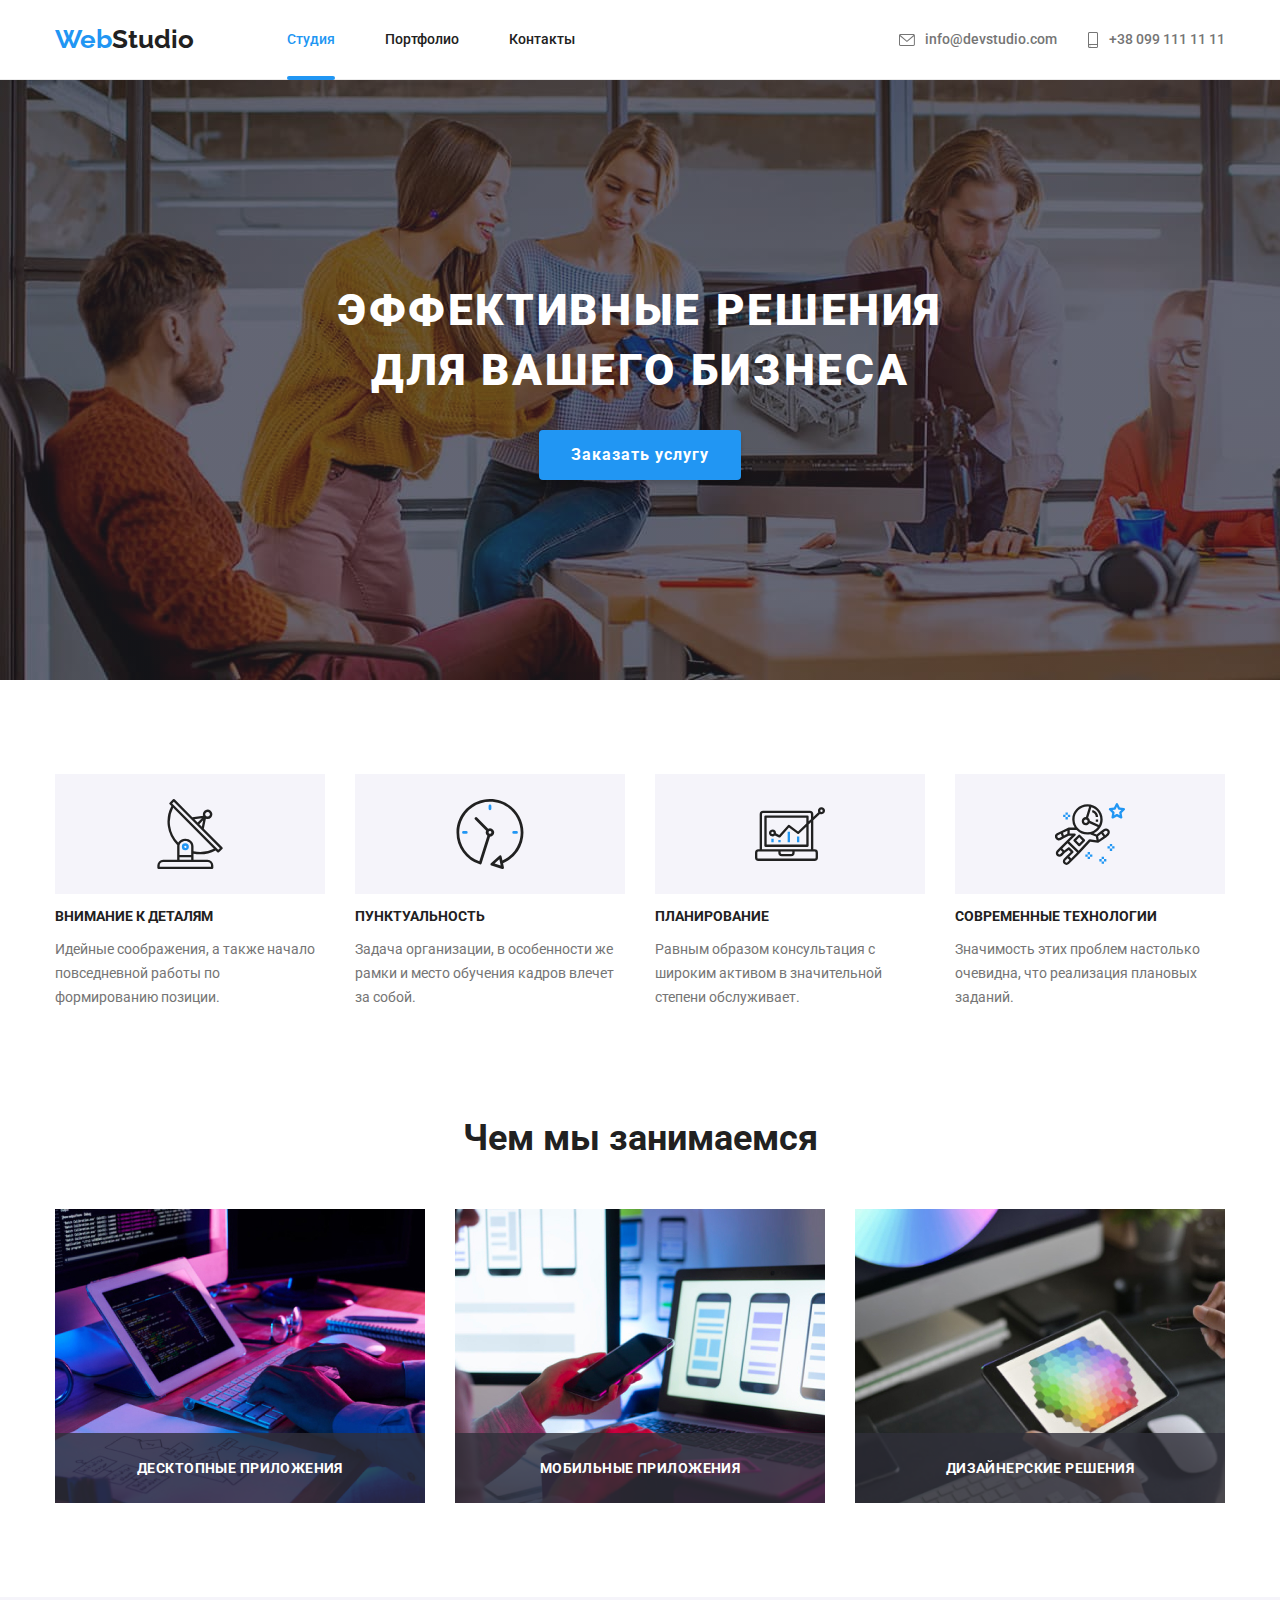
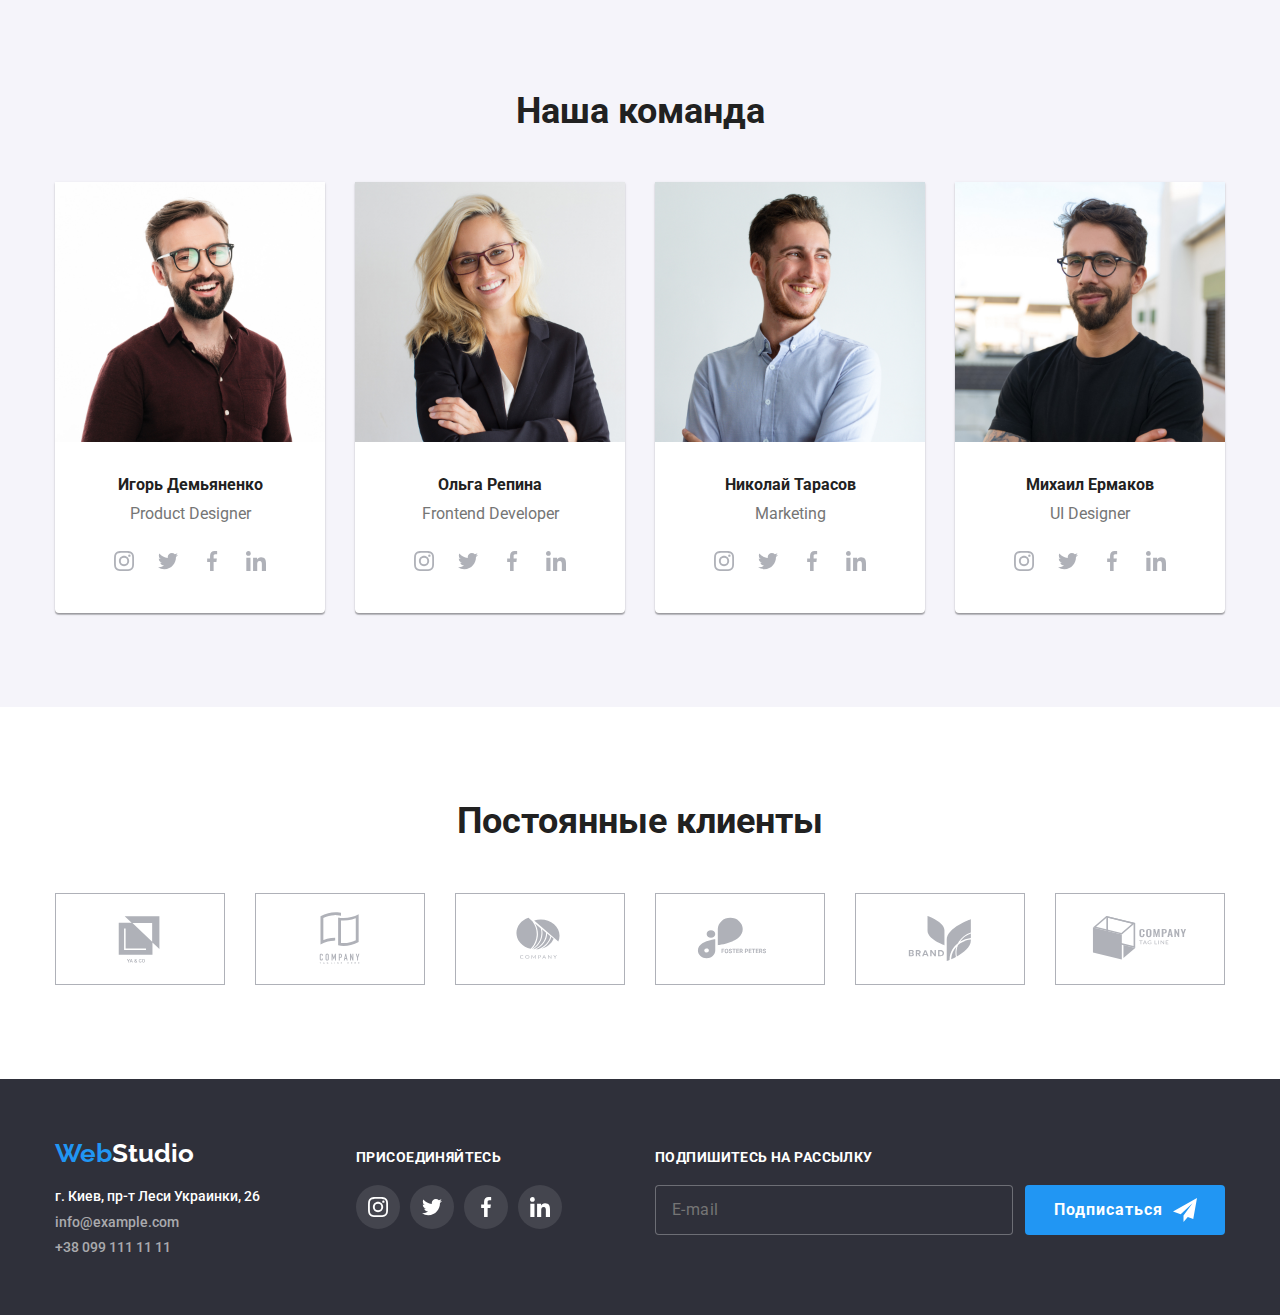
<file: index.html>
<!DOCTYPE html>
<html lang="ru">
	<head>
		<title>Main page</title>
		<meta charset="utf-8">
		<link rel="preconnect" href="https://fonts.googleapis.com">
		<link rel="preconnect" href="https://fonts.gstatic.com" crossorigin>
		<link href="https://fonts.googleapis.com/css2?family=Raleway:wght@700&family=Roboto:wght@400;500;700;900&display=swap"
			rel="stylesheet">
		<link rel="stylesheet" href="https://cdnjs.cloudflare.com/ajax/libs/modern-normalize/1.1.0/modern-normalize.min.css">
		<link rel="stylesheet" href="./css/main.min.css">
	</head>
	<body>
	<header class="header">
		<div class="container header__container">
			<nav class="header__nav">
				<a href="index.html" class="header__logo"><span class="logo--second-color">Web</span>Studio</a>
				<ul class="header__list">
					<li class="header__nav-item"><a href="./index.html" class="header__link-active">Студия</a></li>
					<li class="header__nav-item"><a href="./portfolio.html" class="header__link">Портфолио</a></li>
					<li class="header__nav-item"><a href="" class="header__link">Контакты</a></li>
				</ul>
			</nav>
			<ul class="header__contacts">
	
				<li class="header__item">
					<a href="mailto:info@devstudio.com" class="header__contact"><svg class="header__mail">
							<use href="./images/symbol-defs.svg#icon-envelope"></use>
						</svg>info@devstudio.com</a>
				</li>
	
				<li class="header__item">
					<a href="tel:+380991111111" class="header__contact">
						<svg class="header__phone">
							<use href="./images/symbol-defs.svg#icon-smartphone"></use>
						</svg>+38 099 111 11 11</a>
				</li>
			</ul>
	
		</div>
	</header>
<main>
		<section class="hero-screen">
			<h1 class="hero-screen__title">Эффективные решения <br> для вашего бизнеса</h1>
			
			<button type="button" class="hero-screen__btn" data-modal-open>Заказать услугу</button>
		
		</section>

<section class="features section">
	<div class="container">
			<ul class="features__list">
				<li class="features__item">
					<div class="features__picture">
						<svg class="features__icon" ><use href="./images/symbol-defs.svg#icon-antenna-1" ></use></svg>
					</div>
					<h3 class="features__head">Внимание к деталям</h3>
					<p class="features__text">
						Идейные соображения, а также
						начало повседневной работы по
						формированию позиции.
					</p>
				</li>
				<li class="features__item">
					<div class="features__picture">
						<svg class="features__icon">
							<use href="./images/symbol-defs.svg#icon-clock-1"></use>
						</svg>
					</div>
				<h3 class="features__head">Пунктуальность</h3>
					<p class="features__text">
						Задача организации, в особенности
						же рамки и место обучения кадров
						влечет за собой.
					</p>
				</li>
				<li class="features__item">
					<div class="features__picture">
						<svg class="features__icon">
							<use href="./images/symbol-defs.svg#icon-diagram-1"></use>
						</svg>
					</div>
				<h3 class="features__head">Планирование</h3>
					<p class="features__text">
						Равным образом консультация с
						широким активом в значительной
						степени обслуживает.
					</p>
				</li>
				<li class="features__item">
					<div class="features__picture">
						<svg class="features__icon">
							<use href="./images/symbol-defs.svg#icon-astronaut-1"></use>
						</svg>
					</div>
				<h3 class="features__head">Современные технологии</h3>
					<p class="features__text">
						Значимость этих проблем настолько
						очевидна, что реализация плановых
						заданий.
					</p>
				</li>
			</ul>
			</div>
		</section>

<section class="tasks section">
	<div class="container">
			<h2 class="tasks__title">Чем мы занимаемся</h2>
			<ul class="tasks__list">
				<li class="tasks__image">
					<img src="./images/image1.jpg" width="370" alt="Computer">
					<div class="tasks__cover-text">
						<span>Десктопные приложения</span>
					</div>
				</li>
				<li class="tasks__image">
					<img src="./images/image2.jpg" width="370" alt="Phone">
				<div class="tasks__cover-text">
					<span>Мобильные приложения</span>
				</div>
				</li>
				<li class="tasks__image">
					<img src="./images/image3.jpg" width="370" alt="Tablet">
				<div class="tasks__cover-text">
					<span>Дизайнерские решения</span>
				</div>
				</li>
			</ul>
	</div>
	</section>


<section class="team section">
	<div class="container">
		<h2 class="team__title">Наша команда</h2>
		<ul class="team__list">
				<li class="team__item"><img src="./images/image4.jpg" width="270" alt="Human1">
					<div class="team__employee"><h3 class="team__employee-name"><b>Игорь Демьяненко</b></h3>
					<p class="team__employee-position">Product Designer</p>
					<ul class="team__social-links">
						<li class="team__social-list"><a class="team__link-btn" href="">
								<svg class="team__icon">
									<use href="./images/symbol-defs.svg#icon-instagram-2"></use>
								</svg></a>
						</li>
						<li class="team__social-list"><a class="team__link-btn" href="">
								<svg class="team__icon">
									<use href="./images/symbol-defs.svg#icon-twitter-1"></use>
								</svg></a>
						</li>
						<li class="team__social-list"><a class="team__link-btn" href="">
								<svg class="team__icon">
									<use href="./images/symbol-defs.svg#icon-facebook-1"></use>
								</svg></a>
						</li>
						<li class="team__social-list"><a class="team__link-btn" href="">
								<svg class="team__icon">
									<use href="./images/symbol-defs.svg#icon-linkedin-1"></use>
								</svg></a>
						</li>
					</ul></div>
				</li>
				<li class="team__item"><img src="./images/image5.jpg" width="270" alt="Human2">
					<div class="team__employee"><h3 class="team__employee-name"><b>Ольга Репина</b></h3>
					<p class="team__employee-position">Frontend Developer</p>
					<ul class="team__social-links">
						<li class="team__social-list"><a class="team__link-btn" href="">
								<svg class="team__icon">
									<use href="./images/symbol-defs.svg#icon-instagram-2"></use>
								</svg></a>
						</li>
						<li class="team__social-list"><a class="team__link-btn" href="">
								<svg class="team__icon">
									<use href="./images/symbol-defs.svg#icon-twitter-1"></use>
								</svg></a>
						</li>
						<li class="team__social-list"><a class="team__link-btn" href="">
								<svg class="team__icon">
									<use href="./images/symbol-defs.svg#icon-facebook-1"></use>
								</svg></a>
						</li>
						<li class="team__social-list"><a class="team__link-btn" href="">
								<svg class="team__icon">
									<use href="./images/symbol-defs.svg#icon-linkedin-1"></use>
								</svg></a>
						</li>
					</ul></div>
				</li>
				<li class="team__item"><img src="./images/image6.jpg" width="270" alt="Human3">
					<div class="team__employee"><h3 class="team__employee-name"><b>Николай Тарасов</b></h3>
					<p class="team__employee-position">Marketing</p>
					<ul class="team__social-links">
						<li class="team__social-list"><a class="team__link-btn" href="">
								<svg class="team__icon">
									<use href="./images/symbol-defs.svg#icon-instagram-2"></use>
								</svg></a>
						</li>
						<li class="team__social-list"><a class="team__link-btn" href="">
								<svg class="team__icon">
									<use href="./images/symbol-defs.svg#icon-twitter-1"></use>
								</svg></a>
						</li>
						<li class="team__social-list"><a class="team__link-btn" href="">
								<svg class="team__icon">
									<use href="./images/symbol-defs.svg#icon-facebook-1"></use>
								</svg></a>
						</li>
						<li class="team__social-list"><a class="team__link-btn" href="">
								<svg class="team__icon">
									<use href="./images/symbol-defs.svg#icon-linkedin-1"></use>
								</svg></a>
						</li>
					</ul></div>
				</li>
				<li class="team__item"><img src="./images/image7.jpg" width="270" alt="Human4">
					<div class="team__employee"><h3 class="team__employee-name"><b>Михаил Ермаков</b></h3>
					<p class="team__employee-position">UI Designer</p>
					<ul class="team__social-links">
						<li class="team__social-list"><a class="team__link-btn" href="">
								<svg class="team__icon">
									<use href="./images/symbol-defs.svg#icon-instagram-2"></use>
								</svg></a>
						</li>
						<li class="team__social-list"><a class="team__link-btn" href="">
								<svg class="team__icon">
									<use href="./images/symbol-defs.svg#icon-twitter-1"></use>
								</svg></a>
						</li>
						<li class="team__social-list"><a class="team__link-btn" href="">
								<svg class="team__icon">
									<use href="./images/symbol-defs.svg#icon-facebook-1"></use>
								</svg></a>
						</li>
						<li class="team__social-list"><a class="team__link-btn" href="">
								<svg class="team__icon">
									<use href="./images/symbol-defs.svg#icon-linkedin-1"></use>
								</svg></a>
						</li>
					</ul></div>
				</li>
		</ul>
		</div>
	</section>
	<section class="clients section">
		<div class="container">
			<h2 class="clients__title">Постоянные клиенты</h2>
			<ul class="clients__list">
				<li class="clients__item"><a class="clients__link" href=""><svg class="clients__icon"><use href="./images/symbol-defs.svg#icon-Logo"></use></svg></a></li>
				<li class="clients__item"><a class="clients__link" href=""><svg class="clients__icon"><use href="./images/symbol-defs.svg#icon-Logo-2"></use></svg></a></li>
				<li class="clients__item"><a class="clients__link" href=""><svg class="clients__icon"><use href="./images/symbol-defs.svg#icon-Logo-3"></use></svg></a></li>
				<li class="clients__item"><a class="clients__link" href=""><svg class="clients__icon"><use href="./images/symbol-defs.svg#icon-Logo-4"></use></svg></a></li>
				<li class="clients__item"><a class="clients__link" href=""><svg class="clients__icon"><use href="./images/symbol-defs.svg#icon-Logo-5"></use></svg></a></li>
				<li class="clients__item"><a class="clients__link" href=""><svg class="clients__icon"><use href="./images/symbol-defs.svg#icon-Logo-6"></use></svg></a></li>

			</ul>
			
		</div>
	</section>

</main>
		<footer class="footer">
			<div class="container">
				<div class="footer__column">
			<a href="" class="footer__logo"><span class="logo--second-color">Web</span>Studio</a>
			<address class="footer__address">г. Киев, пр-т Леси Украинки, 26</address>
				<ul class="footer__list">
					<li class="footer__contact-item"><a href="mailto:info@example.com" class="footer__contacts">info@example.com</a></li>
					<li class="footer__contact-item"><a href="tel:+380991111111" class="footer__contacts">+38 099 111 11 11</a></li>
				</ul>
				</div>
				<div class="footer__column-social"><h4 class="footer__title">ПРИСОЕДИНЯЙТЕСЬ</h4>
				<ul class="footer__social">
				<li class="footer__social-item"><a href="" class="footer__social-link">
					<svg class="footer__icon">
						<use href="./images/symbol-defs.svg#icon-instagram-2"></use>
					</svg>
				</a></li>
				<li class="footer__social-item"><a href="" class="footer__social-link">
					<svg class="footer__icon">
						<use href="./images/symbol-defs.svg#icon-twitter-1"></use>
					</svg>
				</a></li>
				<li class="footer__social-item"><a href="" class="footer__social-link">
					<svg class="footer__icon">
						<use href="./images/symbol-defs.svg#icon-facebook-1"></use>
					</svg>
				</a></li>
				<li class="footer__social-item"><a href="" class="footer__social-link">
					<svg class="footer__icon">
						<use href="./images/symbol-defs.svg#icon-linkedin-1"></use>
					</svg>
				</a></li></ul>
				</div>
				<div class="footer__column-subscribe">
					<h4 class="footer__title">Подпишитесь на рассылку</h4>
				<form action="footer__subscribe-form">
				<div class="footer__form">
				<input class="footer__email-area" type="email" name="mail-footer" id="mail-footer" placeholder="E-mail"/>	
								<button class="footer__subscribe-btn" type="submit">Подписаться <svg class="footer__send-icon">
										<use href="./images/icons.svg#icon-send"></use>
									</svg></button>
				</div>	
				</form>
				
				</div>
			</div>
		</footer>
		<div class="backdrop is-hidden" data-modal>
			<div class="modal">
				<button class="modal__btn-close" data-modal-close>
					<svg class="modal__close-icon">
						<use href="./images/symbol-defs-1.svg#icon-ellipse">
						
						</use>
					</svg>
				</button>
				<h2 class="modal__title">Оставьте свои данные, мы вам перезвоним</h2>
				<form class="form">
				<div class="modal__form">
					<div class="modal__form-field">
						
						<svg class="modal__user-icon"><use href="./images/icons.svg#icon-user"></use></svg>
					<label for="name" class="modal__label">Имя</label>
					<input type="text" name="name" class="modal__input" id="name"/>
					</div>
					<div class="modal__form-field">
						<svg class="modal__user-icon">
							<use href="./images/icons.svg#icon-tel"></use>
						</svg>
					<label for="tel" class="modal__label">Телефон</label>
					<input type="tel" name="tel" class="modal__input" id="tel">
					</div>
					<div class="modal__form-field">
						<svg class="modal__user-icon">
							<use href="./images/icons.svg#icon-email"></use>
						</svg>
					<label for="mail-form" class="modal__label">Почта</label>
					<input type="email" name="mail-form" class="modal__input" id="mail-form"></div>
						<div class="modal__form-field">
					<label for="comment" class="modal__label">Комментарий</label>
					<textarea name="comment" id="comment" placeholder="Введите текст" class="modal__comment-area" cols="30" rows="10"></textarea></div>
					
				</div>
				<div class="modal__conditions">
				
				<label class="modal__checkbox-label"><input class="modal__checkbox" type="checkbox" name="checkbox" id="checkbox" value="checkbox" />
				<span class="modal__conditions-accept"></span><span>Соглашаюсь с рассылкой и принимаю <a class="modal__text-conditions" href="#">Условия договора</a></span>
				</label>
				
				</div>
				<button class="modal__send-btn" type="submit">Отправить</button>
				</form>
			</div>
		</div>
		<script src="./js/modal.js"></script>
	</body>
</html>
</file>
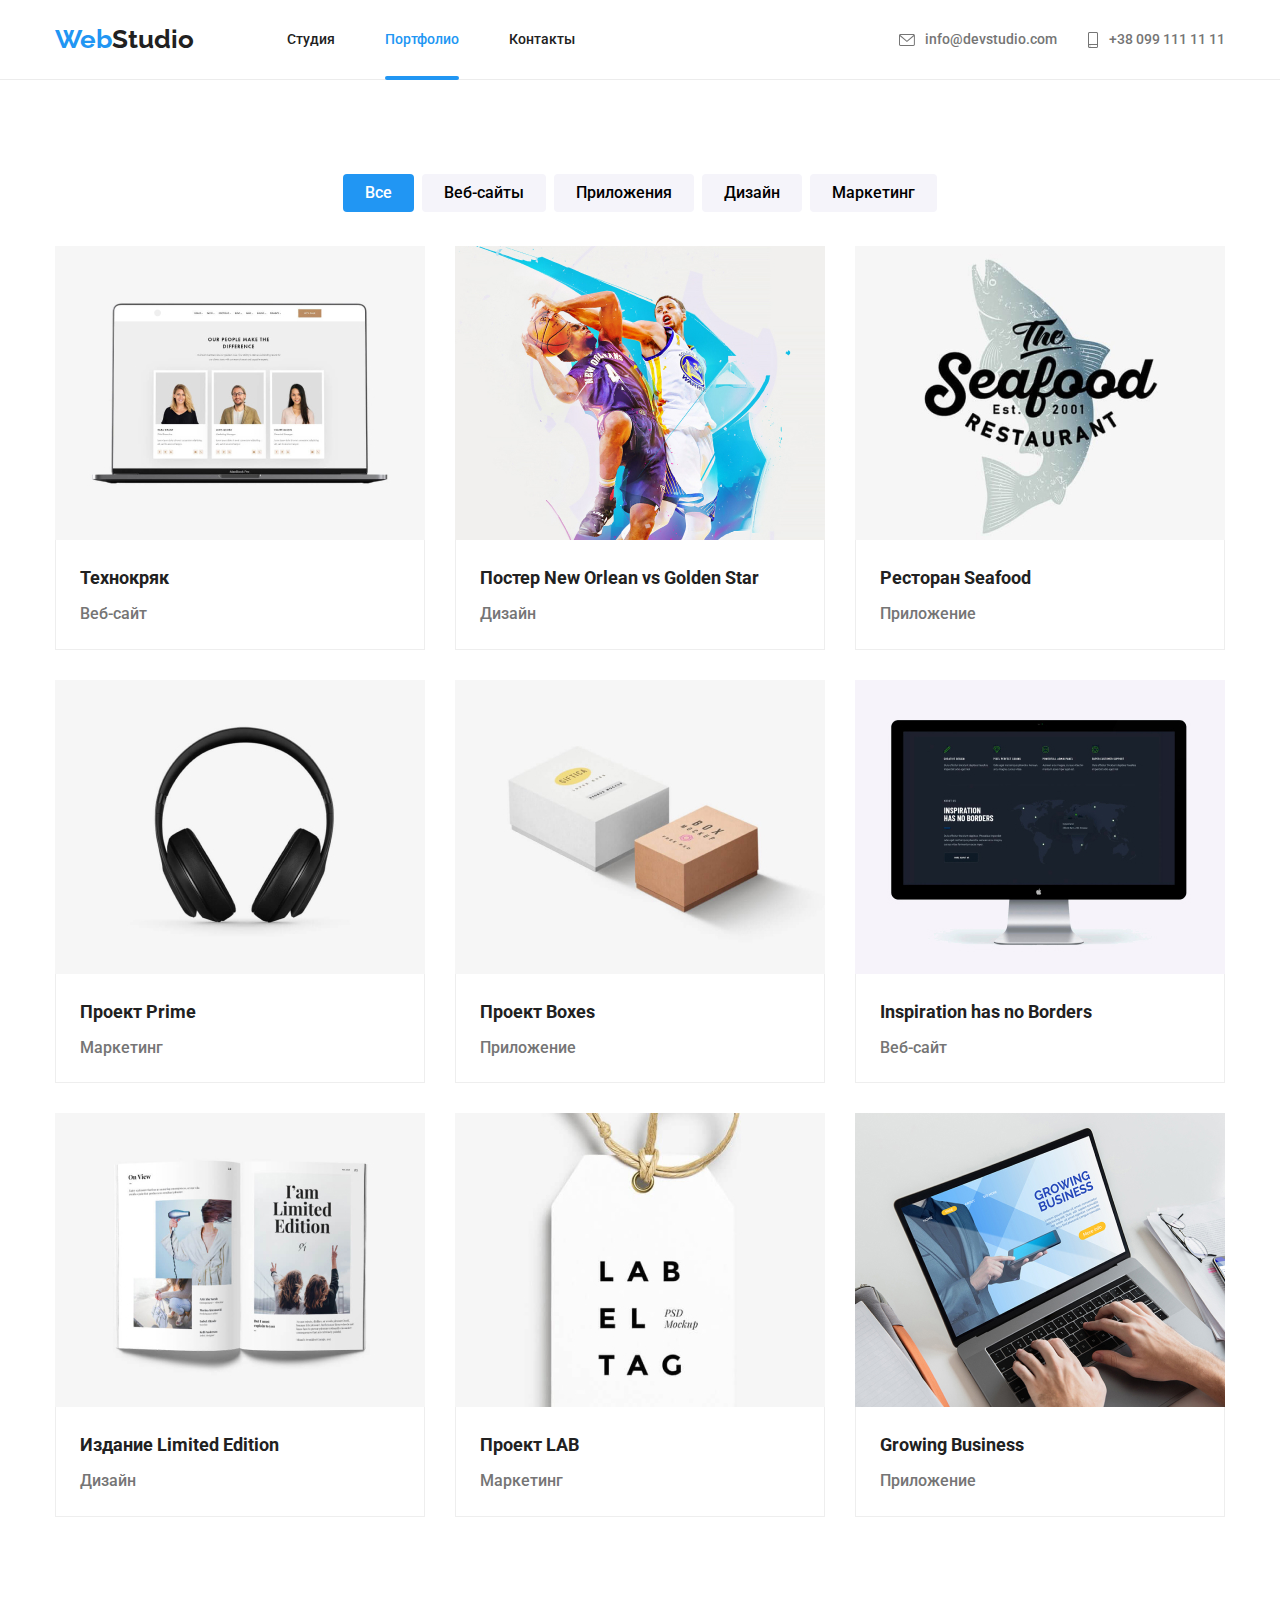
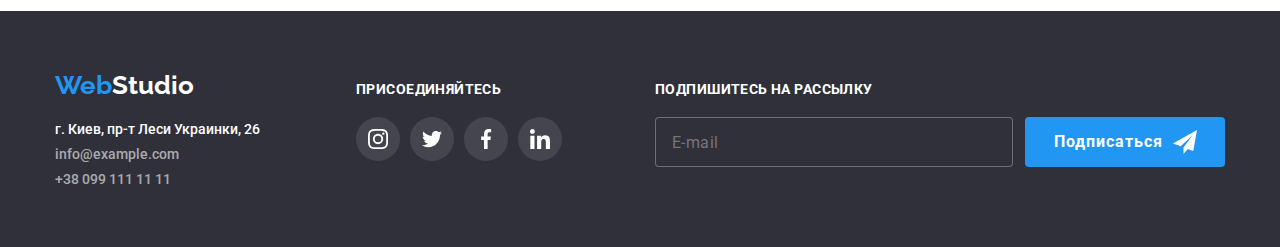
<file: portfolio.html>
<!DOCTYPE html>
<html lang="ru">
    
    <head>
        <title>Portfolio</title>
        <meta charset="utf-8">
        <link rel="preconnect" href="https://fonts.googleapis.com">
        <link rel="preconnect" href="https://fonts.gstatic.com" crossorigin>
        <link href="https://fonts.googleapis.com/css2?family=Raleway:wght@700&family=Roboto:wght@400;500;700;900&display=swap"
            rel="stylesheet">
        <link rel="stylesheet" href="https://cdnjs.cloudflare.com/ajax/libs/modern-normalize/1.1.0/modern-normalize.min.css">
        <link rel="stylesheet" href="./css/main.min.css">
    </head>
<body>
<header class="header">
    <div class="container header__container">
        <nav class="header__nav">
            <a href="index.html" class="header__logo"><span class="logo--second-color">Web</span>Studio</a>
            <ul class="header__list">
                <li class="header__nav-item"><a href="./index.html" class="header__link">Студия</a></li>
                <li class="header__nav-item"><a href="./portfolio.html" class="header__link-active">Портфолио</a></li>
                <li class="header__nav-item"><a href="" class="header__link">Контакты</a></li>
            </ul>
        </nav>
        <ul class="header__contacts">

            <li class="header__item">
                <a href="mailto:info@devstudio.com" class="header__contact"><svg class="header__mail">
                        <use href="./images/symbol-defs.svg#icon-envelope"></use>
                    </svg>info@devstudio.com</a>
            </li>

            <li class="header__item">
                <a href="tel:+380991111111" class="header__contact">
                    <svg class="header__phone">
                        <use href="./images/symbol-defs.svg#icon-smartphone"></use>
                    </svg>+38 099 111 11 11</a>
            </li>
        </ul>

    </div>
</header>
<main>
    <section class="portfolio">
    <div class="container">    
    
        <ul class="portfolio__filter">
            <li class="portfolio__filter-item"><button type="button" class="portfolio__filter-btn-active">Все</button></li>
            <li class="portfolio__filter-item"><button type="button" class="portfolio__filter-btn">Веб-сайты</button></li>
            <li class="portfolio__filter-item"><button type="button" class="portfolio__filter-btn">Приложения</button></li>
            <li class="portfolio__filter-item"><button type="button" class="portfolio__filter-btn">Дизайн</button></li>
            <li class="portfolio__filter-item"><button type="button" class="portfolio__filter-btn">Маркетинг</button></li>
        </ul>
    
        <ul class="portfolio__product-card">
            <li class="portfolio__card-item"><a class="portfolio__card-link" href="#">
                <div class="portfolio__card-img">
                <img class="portfolio__image" src="./images/img1.jpg" width="370" alt="Ноутбук">
                <div  class="portfolio__card-overlay">
                <p>Техн class="portfolio__overlay-text"окряк это современная площадка распространения коронавируса. Компании используют эту
                    платформу для цифрового
                    шпионажа и атак на защищённые сервера конкурентов.</p>
                </div>
                </div>
                <div class="portfolio__card-title">
                <h3 class="portfolio__image-title">Технокряк</h3>
                <p class="portfolio__chapter">Веб-сайт</p>
                </div></a>
            </li>
            <li class="portfolio__card-item"><a class="portfolio__card-link" href="#">
                <div class="portfolio__card-img">
                <img class="portfolio__image" src="./images/img2.jpg" width="370" alt="Баскетболисты">
                <div class="portfolio__card-overlay">
                    <p class="portfolio__overlay-text">Технокряк это современная площадка распространения коронавируса. Компании используют эту
                        платформу для цифрового
                        шпионажа и атак на защищённые сервера конкурентов.</p>
                </div>
                </div>
                <div class="portfolio__card-title">
                <h3 class="portfolio__image-title">Постер New Orlean vs Golden Star</h3>
                <p class="portfolio__chapter">Дизайн</p></div></a>

            </li>
            <li class="portfolio__card-item"><a class="portfolio__card-link" href="#">
                <div class="portfolio__card-img">
                <img class="portfolio__image" src="./images/img3.jpg" width="370" alt="Рибный ресторан">
                <div class="portfolio__card-overlay">
                    <p class="portfolio__overlay-text">Технокряк это современная площадка распространения коронавируса. Компании используют эту
                        платформу для цифрового
                        шпионажа и атак на защищённые сервера конкурентов.</p>
                </div>
                </div>
                <div class="portfolio__card-title">
                <h3 class="portfolio__image-title">Ресторан Seafood</h3>
                <p class="portfolio__chapter">Приложение</p></div></a>

            </li>
            <li class="portfolio__card-item"><a class="portfolio__card-link" href="#">
                <div class="portfolio__card-img">
                <img class="portfolio__image" src="./images/img4.jpg" width="370" alt="Наушники">
                <div class="portfolio__card-overlay">
                    <p class="portfolio__overlay-text">Технокряк это современная площадка распространения коронавируса. Компании используют эту
                        платформу для цифрового
                        шпионажа и атак на защищённые сервера конкурентов.</p>
                </div>
                </div>
                <div class="portfolio__card-title">
                <h3 class="portfolio__image-title">Проект Prime</h3>
                <p class="portfolio__chapter">Маркетинг</p></div></a>

            </li>
            <li class="portfolio__card-item"><a class="portfolio__card-link" href="#">
                <div class="portfolio__card-img">
                <img class="portfolio__image" src="./images/img5.jpg" width="370" alt="Коробки">
                <div class="portfolio__card-overlay">
                    <p class="portfolio__overlay-text">Технокряк это современная площадка распространения коронавируса. Компании используют эту
                        платформу для цифрового
                        шпионажа и атак на защищённые сервера конкурентов.</p>
                </div>
                </div>
                <div class="portfolio__card-title">
                <h3 class="portfolio__image-title">Проект Boxes</h3>
                <p class="portfolio__chapter">Приложение</p></div></a>

            </li>
            <li class="portfolio__card-item"><a class="portfolio__card-link" href="#">
                <div class="portfolio__card-img">
                <img class="portfolio__image" src="./images/img6.jpg" width="370" alt="Монитор Макбук">
                <div class="portfolio__card-overlay">
                    <p class="portfolio__overlay-text">Технокряк это современная площадка распространения коронавируса. Компании используют эту
                        платформу для цифрового
                        шпионажа и атак на защищённые сервера конкурентов.</p>
                </div>
                </div>
                <div class="portfolio__card-title">
                <h3 class="portfolio__image-title">Inspiration has no Borders</h3>
                <p class="portfolio__chapter">Веб-сайт</p></div></a>

            </li>
            <li class="portfolio__card-item"><a class="portfolio__card-link" href="#">
                <div class="portfolio__card-img">
                <img class="portfolio__image" src="./images/img7.jpg" width="370" alt="Журнал">
                <div class="portfolio__card-overlay">
                    <p class="portfolio__overlay-text">Технокряк это современная площадка распространения коронавируса. Компании используют эту
                        платформу для цифрового
                        шпионажа и атак на защищённые сервера конкурентов.</p>
                </div>
                </div>
                <div class="portfolio__card-title">
                <h3 class="portfolio__image-title">Издание Limited Edition</h3>
                <p class="portfolio__chapter">Дизайн</p></div></a>

            </li>
            <li class="portfolio__card-item"><a class="portfolio__card-link" href="#">
                <div class="portfolio__card-img">
                <img class="portfolio__image" src="./images/img8.jpg" width="370" alt="Бирка">
                <div class="portfolio__card-overlay">
                    <p class="portfolio__overlay-text">Технокряк это современная площадка распространения коронавируса. Компании используют эту
                        платформу для цифрового
                        шпионажа и атак на защищённые сервера конкурентов.</p>
                </div>
                </div>
                <div class="portfolio__card-title">
                <h3 class="portfolio__image-title">Проект LAB</h3>
                <p class="portfolio__chapter">Маркетинг</p></div></a>

            </li>
            <li class="portfolio__card-item"><a class="portfolio__card-link" href="#">
                <div class="portfolio__card-img">
                <img class="portfolio__image" src="./images/img9.jpg" width="370" alt="Поиск на ноутбуке">
                <div class="portfolio__card-overlay">
                    <p class="portfolio__overlay-text">Технокряк это современная площадка распространения коронавируса. Компании используют эту
                        платформу для цифрового
                        шпионажа и атак на защищённые сервера конкурентов.</p>
                </div>
                </div>
                <div class="portfolio__card-title">
                <h3 class="portfolio__image-title">Growing Business</h3>
                <p class="portfolio__chapter">Приложение</p></div></a>

            </li>
        </ul>
    </div>
    </section>
</main>
    <footer class="footer">
        <div class="container">
            <div class="footer__column">
                <a href="" class="footer__logo"><span class="logo--second-color">Web</span>Studio</a>
                <address class="footer__address">г. Киев, пр-т Леси Украинки, 26</address>
                <ul class="footer__list">
                    <li class="footer__contact-item"><a href="mailto:info@example.com"
                            class="footer__contacts">info@example.com</a></li>
                    <li class="footer__contact-item"><a href="tel:+380991111111" class="footer__contacts">+38 099 111 11
                            11</a></li>
                </ul>
            </div>
            <div class="footer__column-social">
                <h4 class="footer__title">ПРИСОЕДИНЯЙТЕСЬ</h4>
                <ul class="footer__social">
                    <li class="footer__social-item"><a href="" class="footer__social-link">
                            <svg class="footer__icon">
                                <use href="./images/symbol-defs.svg#icon-instagram-2"></use>
                            </svg>
                        </a></li>
                    <li class="footer__social-item"><a href="" class="footer__social-link">
                            <svg class="footer__icon">
                                <use href="./images/symbol-defs.svg#icon-twitter-1"></use>
                            </svg>
                        </a></li>
                    <li class="footer__social-item"><a href="" class="footer__social-link">
                            <svg class="footer__icon">
                                <use href="./images/symbol-defs.svg#icon-facebook-1"></use>
                            </svg>
                        </a></li>
                    <li class="footer__social-item"><a href="" class="footer__social-link">
                            <svg class="footer__icon">
                                <use href="./images/symbol-defs.svg#icon-linkedin-1"></use>
                            </svg>
                        </a></li>
                </ul>
            </div>
            <div class="footer__column-subscribe">
                <h4 class="footer__title">Подпишитесь на рассылку</h4>
                <form action="footer__subscribe-form">
                    <div class="footer__form">
                        <input class="footer__email-area" type="email" name="mail-footer" id="mail-footer"
                            placeholder="E-mail" />
                        <button class="footer__subscribe-btn" type="submit">Подписаться <svg class="footer__send-icon">
                                <use href="./images/icons.svg#icon-send"></use>
                            </svg></button>
                    </div>
                </form>
    
            </div>
        </div>
    </footer>
</body>
</html>
</file>
<file: css/main.min.css>
body{font-size:14px;background-color:#fff;color:#757575;font-family:Roboto,sans-serif;font-weight:500;margin:0}.clients{padding-top:94px;padding-bottom:94px}.clients__title{font-weight:bold;font-size:36px;color:#212121;text-align:center;margin-top:0;margin-bottom:50px}.clients__list{margin:0;display:-webkit-box;display:-ms-flexbox;display:flex;padding-left:0;list-style:none}.clients__link{border:solid 1px #afb1b8;padding:0;width:170px;height:92px;display:-webkit-box;display:-ms-flexbox;display:flex;-webkit-box-pack:center;-ms-flex-pack:center;justify-content:center;-webkit-box-align:center;-ms-flex-align:center;align-items:center;cursor:pointer;-webkit-transition:border 250ms cubic-bezier(0.4, 0, 0.2, 1);transition:border 250ms cubic-bezier(0.4, 0, 0.2, 1)}.clients__link:hover,.clients__link:focus{border:solid 1px #2196f3;-webkit-transition:border 250ms cubic-bezier(0.4, 0, 0.2, 1);transition:border 250ms cubic-bezier(0.4, 0, 0.2, 1)}.clients__link:hover .clients__icon,.clients__link:focus .clients__icon{fill:#2196f3;-webkit-transition:fill 250ms cubic-bezier(0.4, 0, 0.2, 1);transition:fill 250ms cubic-bezier(0.4, 0, 0.2, 1)}.clients__item:not(:last-child){margin-right:30px}.clients__icon{fill:#afb1b8;width:106px;height:60px;-webkit-transition:fill 250ms cubic-bezier(0.4, 0, 0.2, 1);transition:fill 250ms cubic-bezier(0.4, 0, 0.2, 1)}.container{width:1200px;padding:0px 15px;margin:0px auto;position:relative}.features__picture{display:-webkit-box;display:-ms-flexbox;display:flex;-webkit-box-pack:center;-ms-flex-pack:center;justify-content:center;-webkit-box-align:center;-ms-flex-align:center;align-items:center;height:120px;background-color:#f5f4fa}.features__icon{width:70px;height:70px}.features{padding-top:94px}.features__list{display:-webkit-box;display:-ms-flexbox;display:flex;margin-top:0;margin-bottom:0;margin-right:auto;margin-left:auto;list-style:none;padding-left:0}.features__item{width:270px}.features__item:not(:last-child){margin-right:30px}.features__head{font-weight:bold;font-size:14px;text-transform:uppercase;color:#212121}.features__text{font-size:14px;font-weight:normal;line-height:1.7}.footer{background:#2f303a;font-size:14px;margin-right:auto;margin-left:auto;display:-webkit-box;display:-ms-flexbox;display:flex;-webkit-box-orient:vertical;-webkit-box-direction:normal;-ms-flex-direction:column;flex-direction:column;padding-top:60px;padding-bottom:60px}.footer__address{color:#fff;font-style:normal;margin-bottom:9px;margin-top:20px;width:231px}.footer__contacts{color:rgba(255,255,255,0.6);text-decoration:none;-webkit-transition:color 250ms cubic-bezier(0.4, 0, 0.2, 1);transition:color 250ms cubic-bezier(0.4, 0, 0.2, 1)}.footer__contacts:hover,.footer__contacts:focus{color:#2196f3;-webkit-transition:color 250ms cubic-bezier(0.4, 0, 0.2, 1);transition:color 250ms cubic-bezier(0.4, 0, 0.2, 1)}.footer__list{padding-left:0px;margin-bottom:0;margin-top:0px;list-style:none}.footer__contact-item:not(:last-child){margin-bottom:9px}.footer .container{display:-webkit-box;display:-ms-flexbox;display:flex;-webkit-box-align:baseline;-ms-flex-align:baseline;align-items:baseline}.footer__column-social{margin-left:70px}.footer__social-link{background-color:rgba(255,255,255,0.1);cursor:pointer;border-radius:50%;display:-webkit-box;display:-ms-flexbox;display:flex;-webkit-box-pack:center;-ms-flex-pack:center;justify-content:center;-webkit-box-align:center;-ms-flex-align:center;align-items:center;border:none;width:44px;height:44px;-webkit-transition:background-color 250ms cubic-bezier(0.4, 0, 0.2, 1);transition:background-color 250ms cubic-bezier(0.4, 0, 0.2, 1)}.footer__social-link:hover,.footer__social-link:focus{background-color:#2196f3;-webkit-transition:background-color 250ms cubic-bezier(0.4, 0, 0.2, 1);transition:background-color 250ms cubic-bezier(0.4, 0, 0.2, 1)}.footer__icon{width:20px;height:20px;fill:#fff}.footer__title{font-style:normal;font-weight:bold;font-size:14px;line-height:16px;letter-spacing:0.03em;text-transform:uppercase;color:#fff;margin-top:0;margin-bottom:20px}.footer__social{display:-webkit-box;display:-ms-flexbox;display:flex;-webkit-box-orient:horizontal;-webkit-box-direction:normal;-ms-flex-direction:row;flex-direction:row;padding-left:0;margin:0;list-style:none}.footer__social-item:not(:last-child){margin-right:10px}.footer__column-subscribe{margin-left:93px}.footer__email-area{width:358px;height:50px;background:#2f303a;border:1px solid rgba(255,255,255,0.3);font-style:normal;font-weight:normal;font-size:16px;line-height:20px;-webkit-box-align:center;-ms-flex-align:center;align-items:center;letter-spacing:0.03em;color:#fff;padding-left:16px;border-radius:4px}.footer__form{display:-webkit-box;display:-ms-flexbox;display:flex;-webkit-box-orient:horizontal;-webkit-box-direction:normal;-ms-flex-direction:row;flex-direction:row;-webkit-box-align:center;-ms-flex-align:center;align-items:center}.footer__subscribe-btn{color:#fff;background-color:#2196f3;border:none;width:200px;height:50px;padding-top:0;padding-bottom:0;font-family:Roboto;font-style:normal;font-weight:bold;font-size:16px;line-height:30px;display:-webkit-box;display:-ms-flexbox;display:flex;-webkit-box-align:center;-ms-flex-align:center;align-items:center;text-align:center;letter-spacing:0.06em;padding-left:29px;border-radius:4px;padding-right:0px;cursor:pointer;margin-left:12px}.footer__send-icon{height:24px;width:24px;margin-left:10px}.header{font-style:normal;font-weight:500;padding-top:24px;padding-bottom:24px;margin-right:auto;margin-left:auto;font-size:14px;line-height:1.2;color:#2196f3;border-bottom:1px solid #ececec}.header__container{display:-webkit-box;display:-ms-flexbox;display:flex}.header__nav{display:-webkit-box;display:-ms-flexbox;display:flex;-webkit-box-align:center;-ms-flex-align:center;align-items:center}.header__list{display:-webkit-box;display:-ms-flexbox;display:flex;-webkit-box-align:center;-ms-flex-align:center;align-items:center;margin-top:0;margin-bottom:0;padding-left:0;list-style:none;text-decoration:none;border-bottom:blue}.header__nav-item:not(:last-child){margin-right:50px}.header__item:not(:last-child){margin-right:30px}.header__contacts{display:-webkit-box;display:-ms-flexbox;display:flex;-webkit-box-align:center;-ms-flex-align:center;align-items:center;padding-left:0;margin-top:0;margin-bottom:0;margin-left:auto;list-style:none}.header__mail{margin-right:10px;padding:0;border:none;cursor:pointer;width:16px;height:12px;fill:#757575;-webkit-transition:fill 250ms cubic-bezier(0.4, 0, 0.2, 1);transition:fill 250ms cubic-bezier(0.4, 0, 0.2, 1)}.header__phone{margin-right:10px;padding:0;border:none;cursor:pointer;width:12px;height:16px;fill:#757575;-webkit-transition:fill 250ms cubic-bezier(0.4, 0, 0.2, 1);transition:fill 250ms cubic-bezier(0.4, 0, 0.2, 1)}.header__link{text-decoration:none;font-weight:500;color:#212121;-webkit-transition:color 250ms cubic-bezier(0.4, 0, 0.2, 1);transition:color 250ms cubic-bezier(0.4, 0, 0.2, 1)}.header__link:visited{color:#212121}.header__link:hover,.header__link:focus{color:#2196f3;-webkit-transition:color 250ms cubic-bezier(0.4, 0, 0.2, 1);transition:color 250ms cubic-bezier(0.4, 0, 0.2, 1)}.header__link-active{color:#2196f3;text-decoration:none;font-weight:500;position:relative;padding-top:32px;padding-bottom:32px}.header__link-active::after{content:"";display:block;width:100%;height:4px;background-color:#2196f3;position:absolute;left:0;bottom:-1px;border-radius:2px}.header__contact{color:#757575;text-decoration:none;display:-webkit-box;display:-ms-flexbox;display:flex;-webkit-box-align:center;-ms-flex-align:center;align-items:center}.header__contact:hover,.header__contact:focus,.header__contact:hover .header__mail,.header__contact:hover .header__phone,.header__contact:focus .header__mail,.header__contact:focus .header__phone{color:#2196f3;fill:#2196f3;-webkit-transition:color 250ms cubic-bezier(0.4, 0, 0.2, 1),fill 250ms cubic-bezier(0.4, 0, 0.2, 1);transition:color 250ms cubic-bezier(0.4, 0, 0.2, 1),fill 250ms cubic-bezier(0.4, 0, 0.2, 1)}.hero-screen{background:#2f303a;max-width:1600px;margin-right:auto;margin-left:auto;padding-top:200px;padding-bottom:200px;background-image:-webkit-gradient(linear, left top, right top, from(rgba(47,48,58,0.4)), to(rgba(47,48,58,0.4))),url("../images/bg.jpg");background-image:linear-gradient(to right, rgba(47,48,58,0.4), rgba(47,48,58,0.4)),url("../images/bg.jpg");background-repeat:no-repeat}.hero-screen__title{color:#fff;font-size:44px;line-height:60px;font-weight:900;text-align:center;text-transform:uppercase;letter-spacing:0.06em;margin-top:0px;margin-bottom:30px}.hero-screen__btn{display:block;margin:0 auto;font:bold 16px/1.8 Roboto, sans-serif;color:#fff;background:#2196f3;-webkit-box-shadow:0px 4px 4px rgba(0,0,0,0.15);box-shadow:0px 4px 4px rgba(0,0,0,0.15);border-radius:4px;cursor:pointer;min-width:200px;min-height:50px;padding:10px 32px;border-color:#2196f3;letter-spacing:0.06em;border:none}.header__logo{color:#212121;font-family:Raleway;font-weight:bold;font-size:26px;text-decoration:none;margin-right:93px}.logo--second-color{color:#2196f3}.footer__logo{color:#fff;font-family:Raleway;font-weight:bold;font-size:26px;text-decoration:none}.backdrop{position:fixed;top:0;left:0;width:100%;height:100%;background-color:#00000033;opacity:1;-webkit-transition:opacity 250ms cubic-bezier(0.4, 0, 0.2, 1),visibility 250ms cubic-bezier(0.4, 0, 0.2, 1);transition:opacity 250ms cubic-bezier(0.4, 0, 0.2, 1),visibility 250ms cubic-bezier(0.4, 0, 0.2, 1)}.backdrop.is-hidden{opacity:0;pointer-events:none;visibility:hidden}.modal{position:absolute;top:50%;left:50%;padding:40px;-webkit-transform:translate(-50%, -50%) scale(1);transform:translate(-50%, -50%) scale(1);-webkit-transition:-webkit-transform 250ms cubic-bezier(0.4, 0, 0.2, 1);transition:-webkit-transform 250ms cubic-bezier(0.4, 0, 0.2, 1);transition:transform 250ms cubic-bezier(0.4, 0, 0.2, 1);transition:transform 250ms cubic-bezier(0.4, 0, 0.2, 1), -webkit-transform 250ms cubic-bezier(0.4, 0, 0.2, 1);width:528px;height:581px;background-color:#fff}.modal__btn-close{width:30px;height:30px;position:absolute;top:8px;right:8px;border:1px solid rgba(0,0,0,0.1);border-radius:50%;background-color:#fff;padding:10;margin:0}.modal__close-icon{width:12px;height:12px;cursor:pointer}.modal__close-icon:hover,.modal__close-icon:focus{fill:#2196f3;-webkit-transition:fill 250ms cubic-bezier(0.4, 0, 0.2, 1);transition:fill 250ms cubic-bezier(0.4, 0, 0.2, 1)}.modal__title{font-family:Roboto;font-style:normal;font-weight:bold;font-size:20px;line-height:23px;text-align:center;letter-spacing:0.03em;color:#212121;margin:0;margin-bottom:12px}.modal__form{display:-webkit-box;display:-ms-flexbox;display:flex;-webkit-box-orient:vertical;-webkit-box-direction:normal;-ms-flex-direction:column;flex-direction:column;margin-bottom:20px}.modal__form-field{display:-webkit-box;display:-ms-flexbox;display:flex;-webkit-box-orient:vertical;-webkit-box-direction:normal;-ms-flex-direction:column;flex-direction:column;position:relative}.modal__form-field:not(:last-child){margin-bottom:10px}.modal__form-field:focus-within .modal__user-icon,.modal__form-field:hover .modal__user-icon{fill:#2196f3;-webkit-transition:fill 250ms cubic-bezier(0.4, 0, 0.2, 1);transition:fill 250ms cubic-bezier(0.4, 0, 0.2, 1)}.modal__form-field:focus-within .modal__input,.modal__form-field:hover .modal__input{border:#2196f3 1px solid;-webkit-transition:border 250ms cubic-bezier(0.4, 0, 0.2, 1);transition:border 250ms cubic-bezier(0.4, 0, 0.2, 1)}.modal__form-field input{-webkit-transition:border 250ms cubic-bezier(0.4, 0, 0.2, 1);transition:border 250ms cubic-bezier(0.4, 0, 0.2, 1)}.modal__user-icon{width:18px;height:18px;fill:#212121;position:absolute;left:15px;display:inline-block;-webkit-transform:translateY(170%);transform:translateY(170%);-webkit-transition:fill 250ms cubic-bezier(0.4, 0, 0.2, 1);transition:fill 250ms cubic-bezier(0.4, 0, 0.2, 1)}.modal__label:not(:last-child){margin-bottom:4px}.modal__input{height:40px;border:1px solid rgba(33,33,33,0.2);border-radius:4px;padding-left:42px;outline:none}.modal__comment-area{border:1px solid rgba(33,33,33,0.2);border-radius:4px;padding-left:12px;height:120px;padding-top:12px;padding-bottom:12px}.modal__comment-area:hover,.modal__comment-area:focus{border:#2196f3 solid 1px;-webkit-transition:border 250ms cubic-bezier(0.4, 0, 0.2, 1);transition:border 250ms cubic-bezier(0.4, 0, 0.2, 1)}textarea{resize:none}.modal__conditions{margin-bottom:30px}.modal__checkbox-label{font-style:normal;font-weight:normal;font-size:14px;line-height:24px;letter-spacing:0.03em;color:#757575;display:-webkit-box;display:-ms-flexbox;display:flex;-webkit-box-align:center;-ms-flex-align:center;align-items:center}.modal__text-conditions{font-style:normal;font-weight:normal;font-size:14px;line-height:24px;letter-spacing:0.03em;color:#2196f3}.modal__conditions-accept{height:15px;width:16px;display:inline-block;margin-right:7px;border:solid 2px #212121;border-radius:4px}.modal__checkbox{position:absolute;width:1px;height:1px;margin:-1px;border:0;padding:0;clip:rect(0 0 0 0);overflow:hidden}.modal__checkbox:checked+.modal__conditions-accept{background-color:#2196f3;background-image:url("../images/check.svg");background-position:center;background-repeat:no-repeat;background-size:contain;background-origin:border-box;border-color:#2196f3}.modal__checkbox:focus+.modal__conditions-accept{border-color:#2196f3}.modal__send-btn{color:#fff;display:block;background-color:#2196f3;border:none;font-style:normal;font-weight:bold;font-size:16px;line-height:30px;text-align:center;letter-spacing:0.06em;width:200px;height:50px;border-radius:4px;cursor:pointer;margin-left:auto;margin-right:auto;padding:0}.portfolio__filter{display:-webkit-box;display:-ms-flexbox;display:flex;-webkit-box-pack:center;-ms-flex-pack:center;justify-content:center;padding-left:0;margin-bottom:34px;margin-top:0;list-style:none}.portfolio__filter-item:not(:last-child){margin-right:8px}.portfolio__filter-btn-active{padding:6px 22px;font-weight:500;font-size:16px;line-height:1.6;background:#2196f3;color:#fff;border-radius:4px;cursor:pointer;border:none}.portfolio__filter-btn-active:hover,.portfolio__filter-btn-active:focus{background:#2196f3;color:#fff;-webkit-box-shadow:0px 3px 1px rgba(0,0,0,0.1),0px 1px 2px rgba(0,0,0,0.08),0px 2px 2px rgba(0,0,0,0.12);box-shadow:0px 3px 1px rgba(0,0,0,0.1),0px 1px 2px rgba(0,0,0,0.08),0px 2px 2px rgba(0,0,0,0.12);border-radius:4px;-webkit-transition:background 250ms cubic-bezier(0.4, 0, 0.2, 1),color 250ms cubic-bezier(0.4, 0, 0.2, 1),-webkit-box-shadow 250ms cubic-bezier(0.4, 0, 0.2, 1);transition:background 250ms cubic-bezier(0.4, 0, 0.2, 1),color 250ms cubic-bezier(0.4, 0, 0.2, 1),-webkit-box-shadow 250ms cubic-bezier(0.4, 0, 0.2, 1);transition:background 250ms cubic-bezier(0.4, 0, 0.2, 1),color 250ms cubic-bezier(0.4, 0, 0.2, 1),box-shadow 250ms cubic-bezier(0.4, 0, 0.2, 1);transition:background 250ms cubic-bezier(0.4, 0, 0.2, 1),color 250ms cubic-bezier(0.4, 0, 0.2, 1),box-shadow 250ms cubic-bezier(0.4, 0, 0.2, 1),-webkit-box-shadow 250ms cubic-bezier(0.4, 0, 0.2, 1)}.portfolio__filter-btn{padding:6px 22px;font-weight:500;font-size:16px;line-height:1.6;background:#f5f4fa;cursor:pointer;border-radius:4px;border:none;-webkit-transition:background 250ms cubic-bezier(0.4, 0, 0.2, 1),color 250ms cubic-bezier(0.4, 0, 0.2, 1),-webkit-box-shadow 250ms cubic-bezier(0.4, 0, 0.2, 1);transition:background 250ms cubic-bezier(0.4, 0, 0.2, 1),color 250ms cubic-bezier(0.4, 0, 0.2, 1),-webkit-box-shadow 250ms cubic-bezier(0.4, 0, 0.2, 1);transition:background 250ms cubic-bezier(0.4, 0, 0.2, 1),color 250ms cubic-bezier(0.4, 0, 0.2, 1),box-shadow 250ms cubic-bezier(0.4, 0, 0.2, 1);transition:background 250ms cubic-bezier(0.4, 0, 0.2, 1),color 250ms cubic-bezier(0.4, 0, 0.2, 1),box-shadow 250ms cubic-bezier(0.4, 0, 0.2, 1),-webkit-box-shadow 250ms cubic-bezier(0.4, 0, 0.2, 1)}.portfolio__filter-btn:hover,.portfolio__filter-btn:focus{background:#2196f3;color:#fff;-webkit-box-shadow:0px 3px 1px rgba(0,0,0,0.1),0px 1px 2px rgba(0,0,0,0.08),0px 2px 2px rgba(0,0,0,0.12);box-shadow:0px 3px 1px rgba(0,0,0,0.1),0px 1px 2px rgba(0,0,0,0.08),0px 2px 2px rgba(0,0,0,0.12);-webkit-transition:background 250ms cubic-bezier(0.4, 0, 0.2, 1),color 250ms cubic-bezier(0.4, 0, 0.2, 1),-webkit-box-shadow 250ms cubic-bezier(0.4, 0, 0.2, 1);transition:background 250ms cubic-bezier(0.4, 0, 0.2, 1),color 250ms cubic-bezier(0.4, 0, 0.2, 1),-webkit-box-shadow 250ms cubic-bezier(0.4, 0, 0.2, 1);transition:background 250ms cubic-bezier(0.4, 0, 0.2, 1),color 250ms cubic-bezier(0.4, 0, 0.2, 1),box-shadow 250ms cubic-bezier(0.4, 0, 0.2, 1);transition:background 250ms cubic-bezier(0.4, 0, 0.2, 1),color 250ms cubic-bezier(0.4, 0, 0.2, 1),box-shadow 250ms cubic-bezier(0.4, 0, 0.2, 1),-webkit-box-shadow 250ms cubic-bezier(0.4, 0, 0.2, 1)}.portfolio__image-title{font-weight:bold;font-size:18px;line-height:2;color:#212121;margin-top:0px;margin-bottom:0px;padding-bottom:4px}.portfolio__chapter{font-size:16px;line-height:1.8;margin-top:0px;margin-bottom:0px;color:#757575}.portfolio__product-card{padding-left:0px;display:-webkit-box;display:-ms-flexbox;display:flex;-ms-flex-wrap:wrap;flex-wrap:wrap;-webkit-box-pack:center;-ms-flex-pack:center;justify-content:center;margin-top:-30px;margin-left:-30px;margin-bottom:0;list-style:none}.portfolio__card-item{margin-top:30px;margin-left:30px;cursor:pointer}.portfolio__card-link{text-decoration:none;display:block}.portfolio__card-link:hover,.portfolio__card-link:focus{-webkit-box-shadow:0px 1px 1px rgba(0,0,0,0.12),0px 4px 4px rgba(0,0,0,0.06),1px 4px 6px rgba(0,0,0,0.16);box-shadow:0px 1px 1px rgba(0,0,0,0.12),0px 4px 4px rgba(0,0,0,0.06),1px 4px 6px rgba(0,0,0,0.16);-webkit-transition:-webkit-box-shadow 250ms cubic-bezier(0.4, 0, 0.2, 1);transition:-webkit-box-shadow 250ms cubic-bezier(0.4, 0, 0.2, 1);transition:box-shadow 250ms cubic-bezier(0.4, 0, 0.2, 1);transition:box-shadow 250ms cubic-bezier(0.4, 0, 0.2, 1), -webkit-box-shadow 250ms cubic-bezier(0.4, 0, 0.2, 1)}.portfolio__card-link:hover .portfolio__card-overlay,.portfolio__card-link:focus .portfolio__card-overlay{opacity:1;-webkit-transform:translateY(0);transform:translateY(0);-webkit-transition:-webkit-transform 250ms cubic-bezier(0.4, 0, 0.2, 1);transition:-webkit-transform 250ms cubic-bezier(0.4, 0, 0.2, 1);transition:transform 250ms cubic-bezier(0.4, 0, 0.2, 1);transition:transform 250ms cubic-bezier(0.4, 0, 0.2, 1), -webkit-transform 250ms cubic-bezier(0.4, 0, 0.2, 1)}.portfolio__card-title{border-right:1px solid #eeeeee;border-left:1px solid #eeeeee;border-bottom:1px solid #eeeeee;padding:20px 24px}.portfolio__image{display:block;max-width:100%}.portfolio__card-img{position:relative;overflow:hidden}.portfolio__card-overlay{content:"";display:-webkit-box;display:-ms-flexbox;display:flex;-webkit-box-align:center;-ms-flex-align:center;align-items:center;position:absolute;opacity:1;width:100%;height:100%;background-color:#2196f3e5;-webkit-transform:translateY(100%);transform:translateY(100%);top:0;left:0;-webkit-transition:-webkit-transform 250ms cubic-bezier(0.4, 0, 0.2, 1);transition:-webkit-transform 250ms cubic-bezier(0.4, 0, 0.2, 1);transition:transform 250ms cubic-bezier(0.4, 0, 0.2, 1);transition:transform 250ms cubic-bezier(0.4, 0, 0.2, 1), -webkit-transform 250ms cubic-bezier(0.4, 0, 0.2, 1)}.portfolio__overlay-text{width:322px;height:168px;margin-left:auto;margin-right:auto;font-style:normal;font-weight:normal;font-size:18px;line-height:28px;text-align:left;letter-spacing:0.03em;color:#fff}.portfolio{padding-top:94px;padding-bottom:94px;margin-left:auto;margin-right:auto}.tasks__title{font-weight:bold;font-size:36px;color:#212121;text-align:center;margin-top:0;margin-bottom:50px}.tasks{padding-top:94px;padding-bottom:94px}.tasks__list{display:-webkit-box;display:-ms-flexbox;display:flex;padding-left:0px;-ms-flex-pack:distribute;justify-content:space-around;margin-top:0;margin-bottom:0;list-style:none}.tasks__image{position:relative;width:370px;height:294px}.tasks__image:not(:last-child){margin-right:30px}.tasks__cover-text{position:absolute;display:-webkit-box;display:-ms-flexbox;display:flex;-webkit-box-pack:center;-ms-flex-pack:center;justify-content:center;-webkit-box-align:center;-ms-flex-align:center;align-items:center;bottom:0;overflow:hidden;width:370px;height:70px;background-color:rgba(47,48,58,0.8);font-style:normal;font-weight:bold;font-size:14px;line-height:16px;letter-spacing:0.03em;text-transform:uppercase;color:#fff}.team{margin-right:auto;margin-left:auto;padding-top:94px;padding-bottom:94px;background:#f5f4fa}.team__title{font-weight:bold;font-size:36px;color:#212121;text-align:center;margin-top:0px;margin-bottom:0px;margin-bottom:50px}.team__list{display:-webkit-box;display:-ms-flexbox;display:flex;padding-left:0;margin-top:0px;margin-bottom:0px;list-style:none}.team__item{background-color:#fff;-webkit-box-shadow:0px 1px 3px rgba(0,0,0,0.12),0px 1px 1px rgba(0,0,0,0.14),0px 2px 1px rgba(0,0,0,0.2);box-shadow:0px 1px 3px rgba(0,0,0,0.12),0px 1px 1px rgba(0,0,0,0.14),0px 2px 1px rgba(0,0,0,0.2);border-radius:0px 0px 4px 4px}.team__item:not(:last-child){margin-right:30px}.team__employee{padding:30px 32px}.team__employee-name{font-weight:500;font-size:16px;color:#212121;text-align:center;margin-top:0;margin-bottom:10px}.team__employee-position{font-size:16px;line-height:1.2;font-weight:normal;text-align:center;margin-top:0;margin-bottom:16px}.team-social-list:not(:last-child){margin-right:10px}.team__social-links{display:-webkit-box;display:-ms-flexbox;display:flex;-webkit-box-pack:center;-ms-flex-pack:center;justify-content:center;list-style:none;padding-left:0}.team__link-btn{background-color:#fff;cursor:pointer;border-radius:50%;display:-webkit-box;display:-ms-flexbox;display:flex;-webkit-box-pack:center;-ms-flex-pack:center;justify-content:center;-webkit-box-align:center;-ms-flex-align:center;align-items:center;border:none;width:44px;height:44px;-webkit-transition:background-color 250ms cubic-bezier(0.4, 0, 0.2, 1);transition:background-color 250ms cubic-bezier(0.4, 0, 0.2, 1)}.team__link-btn__link-btn:hover,.team__link-btn__link-btn:focus{background-color:#2196f3;-webkit-transition:background-color 250ms cubic-bezier(0.4, 0, 0.2, 1);transition:background-color 250ms cubic-bezier(0.4, 0, 0.2, 1)}.team__link-btn__link-btn:hover .team__icon,.team__link-btn__link-btn:focus .team__icon{fill:#fff;-webkit-transition:fill 250ms cubic-bezier(0.4, 0, 0.2, 1);transition:fill 250ms cubic-bezier(0.4, 0, 0.2, 1)}.team__icon{width:20px;height:20px;fill:#afb1b8;-webkit-transition:fill 250ms cubic-bezier(0.4, 0, 0.2, 1);transition:fill 250ms cubic-bezier(0.4, 0, 0.2, 1)}
/*# sourceMappingURL=main.min.css.map */
</file>
